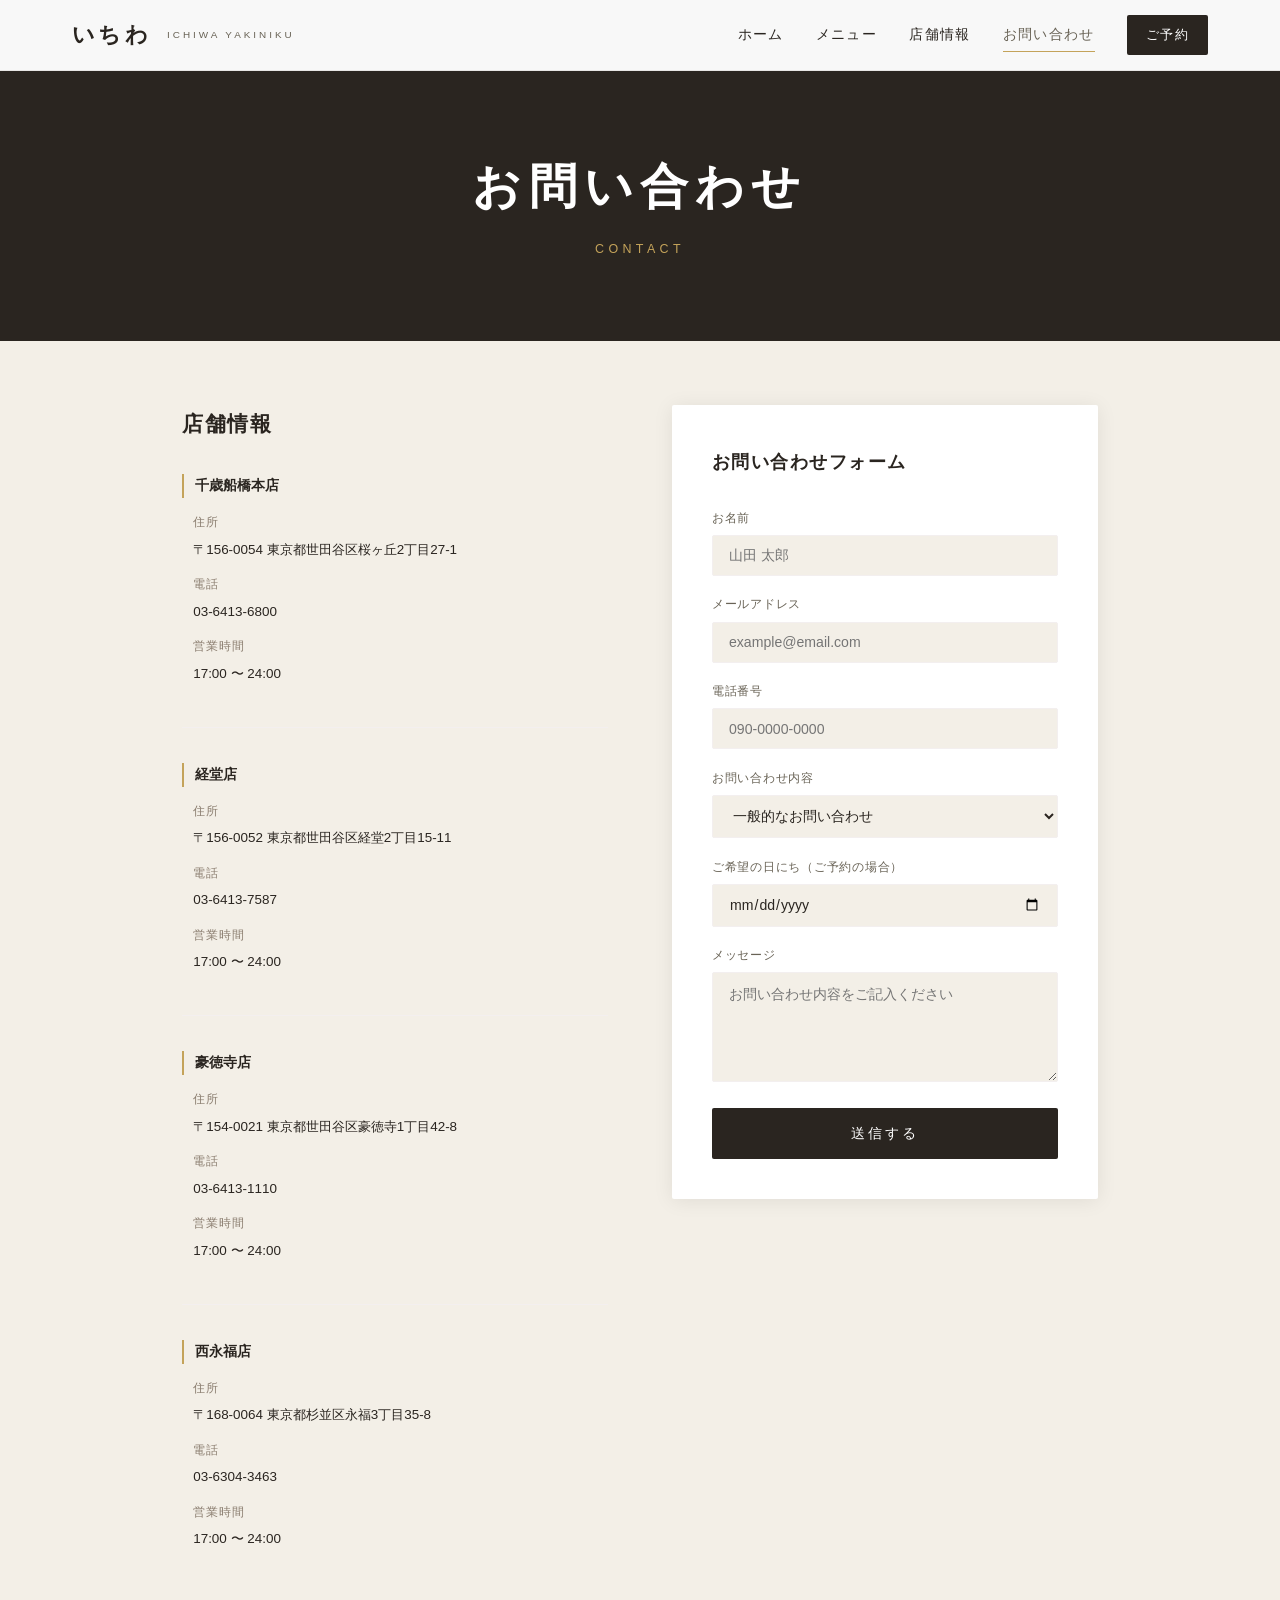
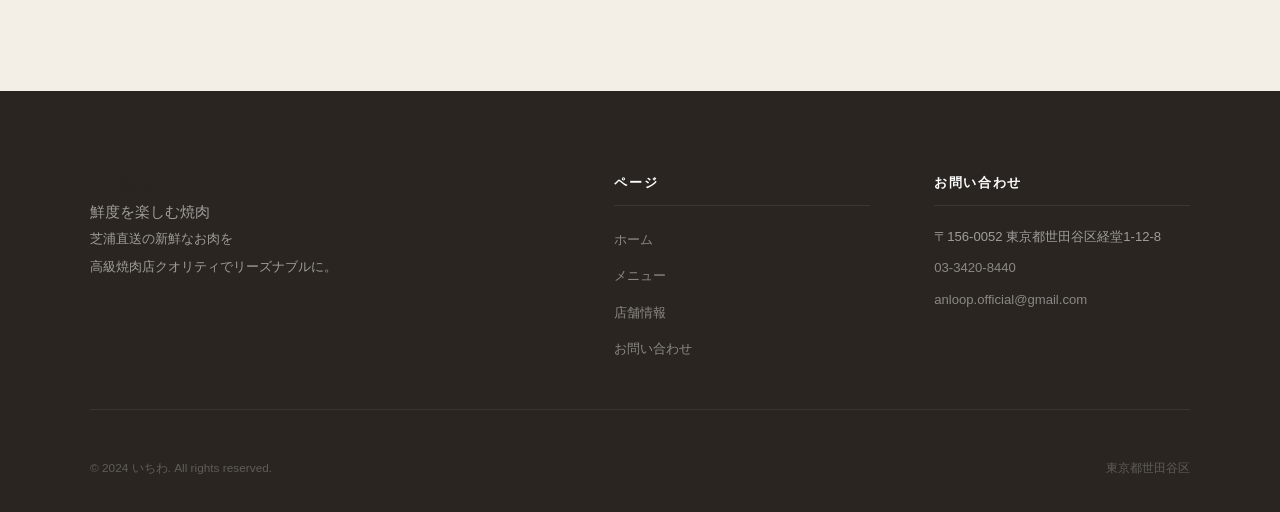
<file: contact.html>
<!DOCTYPE html>
<html lang="ja">
<head>
  <meta charset="UTF-8">
  <meta name="viewport" content="width=device-width, initial-scale=1.0">
  <title>お問い合わせ | いちわ 世田谷・東京の焼肉店</title>
  <meta name="description" content="いちわへのお問い合わせ。ご予約・貸し切り・採用などお気軽にどうぞ。東京都世田谷区の焼肉店いちわ。">
  <meta property="og:type" content="website">
  <meta property="og:title" content="お問い合わせ | いちわ 世田谷の焼肉店">
  <meta property="og:url" content="https://ichiwa29.net/contact.html">
  <link rel="canonical" href="https://ichiwa29.net/contact.html">
  <link rel="stylesheet" href="css/style.css">
</head>
<body>

  <!-- Header -->
  <header id="header">
    <div class="header-inner">
      <a href="index.html" class="logo">
        <span class="logo-ja">いちわ</span>
        <span class="logo-en">Ichiwa Yakiniku</span>
      </a>
      <nav>
        <a href="index.html">ホーム</a>
        <a href="menu.html">メニュー</a>
        <a href="stores.html">店舗情報</a>
        <a href="contact.html" class="active">お問い合わせ</a>
        <a href="stores.html#reserve" class="nav-reserve">ご予約</a>
      </nav>
      <button class="hamburger" id="hamburger" aria-label="メニュー">
        <span></span>
        <span></span>
        <span></span>
      </button>
    </div>
    <nav class="mobile-nav" id="mobile-nav">
      <a href="index.html">ホーム</a>
      <a href="menu.html">メニュー</a>
      <a href="stores.html">店舗情報</a>
      <a href="contact.html">お問い合わせ</a>
      <a href="stores.html#reserve">ご予約</a>
    </nav>
  </header>

  <!-- Page Header -->
  <div class="page-header">
    <h1>お問い合わせ</h1>
    <p>CONTACT</p>
  </div>

  <!-- Contact -->
  <div class="contact-page">
    <div class="contact-grid">

      <!-- Store Info -->
      <div class="contact-info">
        <h2>店舗情報</h2>

        <div class="store-detail">
          <h3>千歳船橋本店</h3>
          <dl class="store-detail-info">
            <dt>住所</dt>
            <dd>〒156-0054 東京都世田谷区桜ヶ丘2丁目27-1</dd>
            <dt>電話</dt>
            <dd><a href="tel:0364136800">03-6413-6800</a></dd>
            <dt>営業時間</dt>
            <dd>17:00 〜 24:00</dd>
          </dl>
        </div>

        <div class="store-detail">
          <h3>経堂店</h3>
          <dl class="store-detail-info">
            <dt>住所</dt>
            <dd>〒156-0052 東京都世田谷区経堂2丁目15-11</dd>
            <dt>電話</dt>
            <dd><a href="tel:0364137587">03-6413-7587</a></dd>
            <dt>営業時間</dt>
            <dd>17:00 〜 24:00</dd>
          </dl>
        </div>

        <div class="store-detail">
          <h3>豪徳寺店</h3>
          <dl class="store-detail-info">
            <dt>住所</dt>
            <dd>〒154-0021 東京都世田谷区豪徳寺1丁目42-8</dd>
            <dt>電話</dt>
            <dd><a href="tel:0364131110">03-6413-1110</a></dd>
            <dt>営業時間</dt>
            <dd>17:00 〜 24:00</dd>
          </dl>
        </div>

        <div class="store-detail">
          <h3>西永福店</h3>
          <dl class="store-detail-info">
            <dt>住所</dt>
            <dd>〒168-0064 東京都杉並区永福3丁目35-8</dd>
            <dt>電話</dt>
            <dd><a href="tel:0363043463">03-6304-3463</a></dd>
            <dt>営業時間</dt>
            <dd>17:00 〜 24:00</dd>
          </dl>
        </div>
      </div>

      <!-- Contact Form -->
      <div>
        <div class="contact-form-wrap">
          <h2>お問い合わせフォーム</h2>
          <form id="contact-form" action="https://api.web3forms.com/submit" method="POST">
            <input type="hidden" name="access_key" value="deb19a49-49ca-4fe7-b8d5-4f23b5d3f82b">
            <input type="hidden" name="subject" value="【いちわ】お問い合わせが届きました">
            <input type="hidden" name="from_name" value="いちわ お問い合わせフォーム">
            <input type="hidden" name="redirect" value="false">
            <div class="form-group">
              <label>お名前</label>
              <input type="text" name="name" placeholder="山田 太郎" required>
            </div>
            <div class="form-group">
              <label>メールアドレス</label>
              <input type="email" name="email" placeholder="example@email.com" required>
            </div>
            <div class="form-group">
              <label>電話番号</label>
              <input type="tel" name="phone" placeholder="090-0000-0000">
            </div>
            <div class="form-group">
              <label>お問い合わせ内容</label>
              <select name="type">
                <option value="general">一般的なお問い合わせ</option>
                <option value="reservation">ご予約について</option>
                <option value="private">貸し切り・イベントについて</option>
                <option value="recruit">採用について</option>
              </select>
            </div>
            <div class="form-group">
              <label>ご希望の日にち（ご予約の場合）</label>
              <input type="date" name="date">
            </div>
            <div class="form-group">
              <label>メッセージ</label>
              <textarea name="message" placeholder="お問い合わせ内容をご記入ください" required></textarea>
            </div>
            <button type="submit" class="btn-submit" id="submit-btn">送信する</button>
          </form>
          <div class="form-success" id="form-success">
            <div style="font-size:2rem;margin-bottom:0.8rem;">✓</div>
            ありがとうございました。<br>
            お問い合わせを受け付けました。<br>
            <small style="color:var(--color-brown-light);display:block;margin-top:0.8rem;">担当者より折り返しご連絡いたします。</small>
          </div>
          <div class="form-error" id="form-error" style="display:none;text-align:center;padding:1.5rem;color:#c0392b;font-size:0.88rem;">
            送信に失敗しました。お手数ですが、お電話にてお問い合わせください。
          </div>
        </div>
      </div>

    </div>
  </div>

  <!-- Footer -->
  <footer>
    <div class="footer-inner">
      <div class="footer-top">
        <div class="footer-brand">
          <div class="logo-ja">いちわ</div>
          <span class="logo-tagline">鮮度を楽しむ焼肉</span>
          <p>芝浦直送の新鮮なお肉を<br>高級焼肉店クオリティでリーズナブルに。</p>
        </div>
        <div class="footer-col">
          <h4>ページ</h4>
          <ul>
            <li><a href="index.html">ホーム</a></li>
            <li><a href="menu.html">メニュー</a></li>
            <li><a href="stores.html">店舗情報</a></li>
            <li><a href="contact.html">お問い合わせ</a></li>
          </ul>
        </div>
        <div class="footer-col">
          <h4>お問い合わせ</h4>
          <div class="footer-contact">
            <span>〒156-0052 東京都世田谷区経堂1-12-8</span>
            <a href="tel:0334208440">03-3420-8440</a>
            <a href="mailto:anloop.official@gmail.com">anloop.official@gmail.com</a>
          </div>
        </div>
      </div>
      <div class="footer-bottom">
        <span>© 2024 いちわ. All rights reserved.</span>
        <span>東京都世田谷区</span>
      </div>
    </div>
  </footer>

  <script>
    const header = document.getElementById('header');
    window.addEventListener('scroll', () => {
      header.classList.toggle('scrolled', window.scrollY > 50);
    });
    const hamburger = document.getElementById('hamburger');
    const mobileNav = document.getElementById('mobile-nav');
    hamburger.addEventListener('click', () => mobileNav.classList.toggle('open'));
    mobileNav.querySelectorAll('a').forEach(a => {
      a.addEventListener('click', () => mobileNav.classList.remove('open'));
    });

    document.getElementById('contact-form').addEventListener('submit', async function(e) {
      e.preventDefault();
      const btn = document.getElementById('submit-btn');
      btn.textContent = '送信中...';
      btn.disabled = true;
      try {
        const res = await fetch('https://api.web3forms.com/submit', {
          method: 'POST',
          body: new FormData(this)
        });
        const data = await res.json();
        if (data.success) {
          this.style.display = 'none';
          document.getElementById('form-success').style.display = 'block';
        } else {
          throw new Error(data.message);
        }
      } catch (err) {
        btn.textContent = '送信する';
        btn.disabled = false;
        document.getElementById('form-error').style.display = 'block';
      }
    });
  </script>
</body>
</html>
</file>
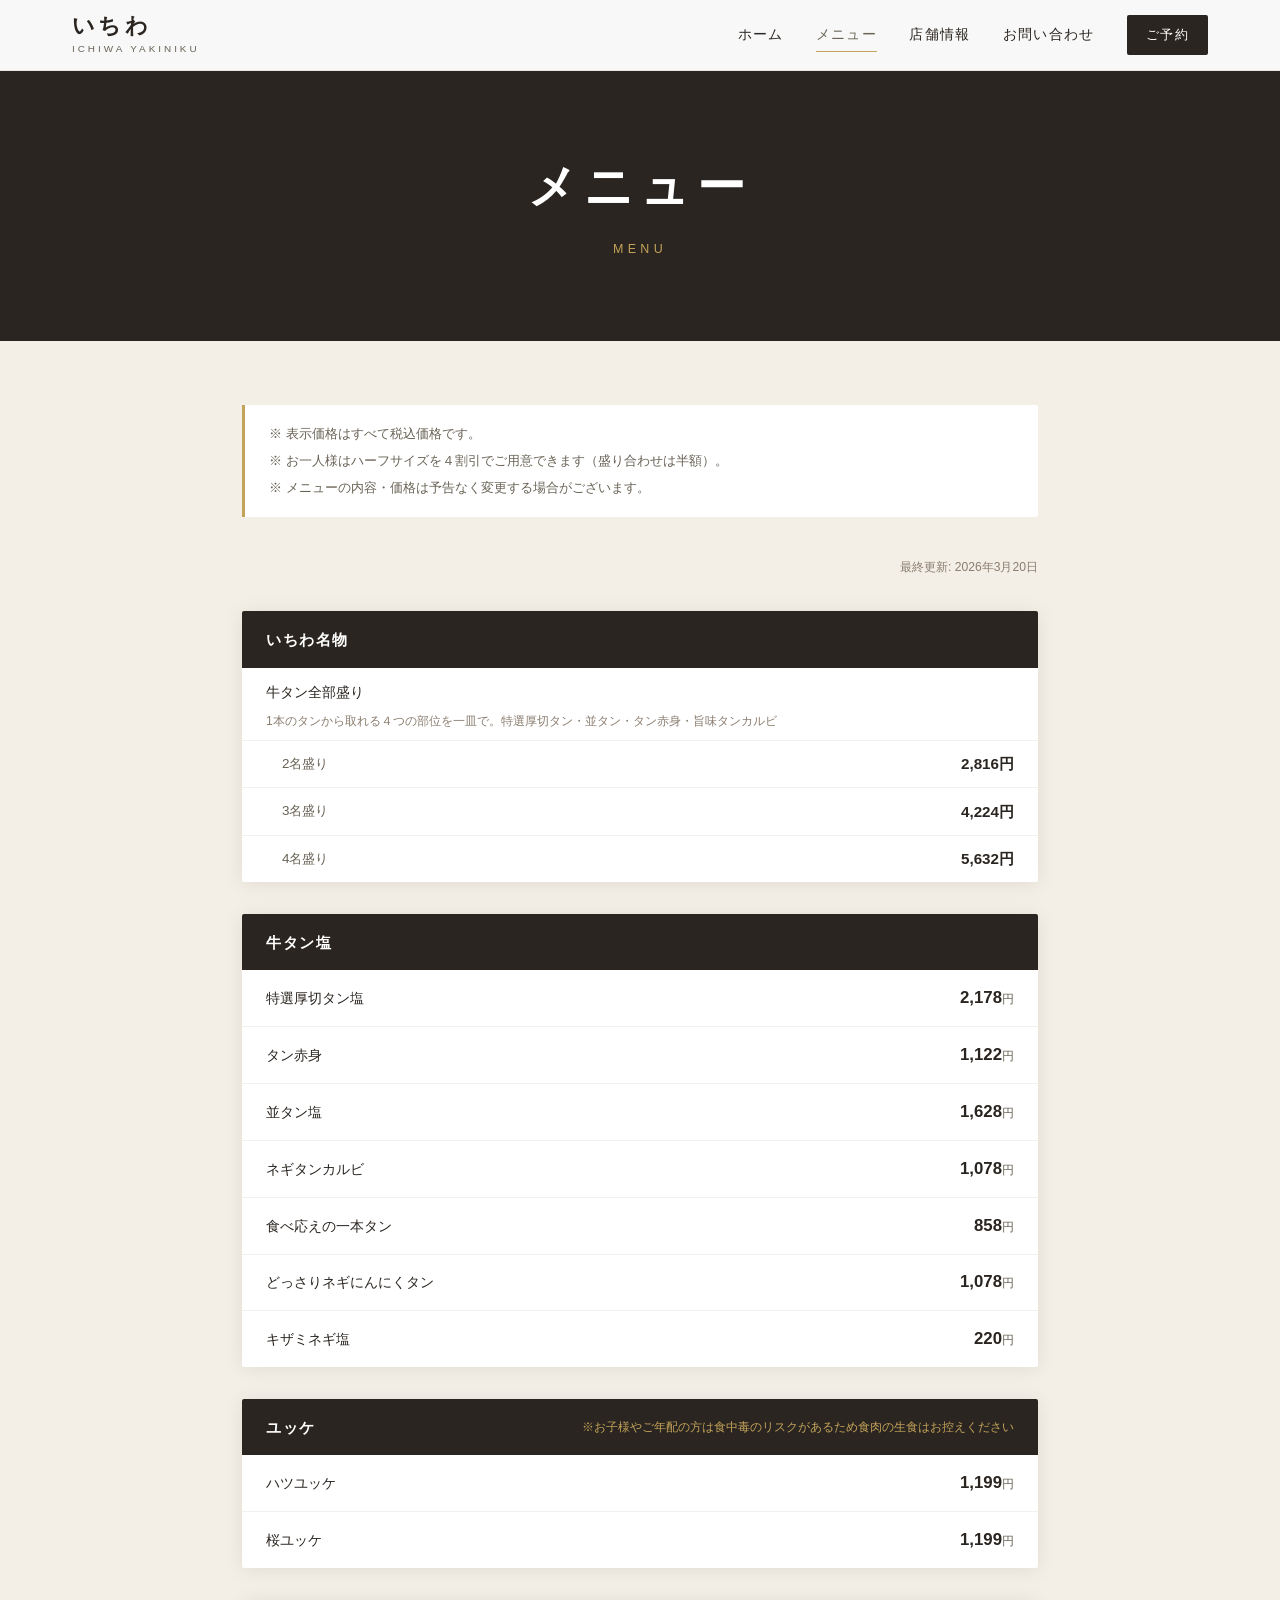
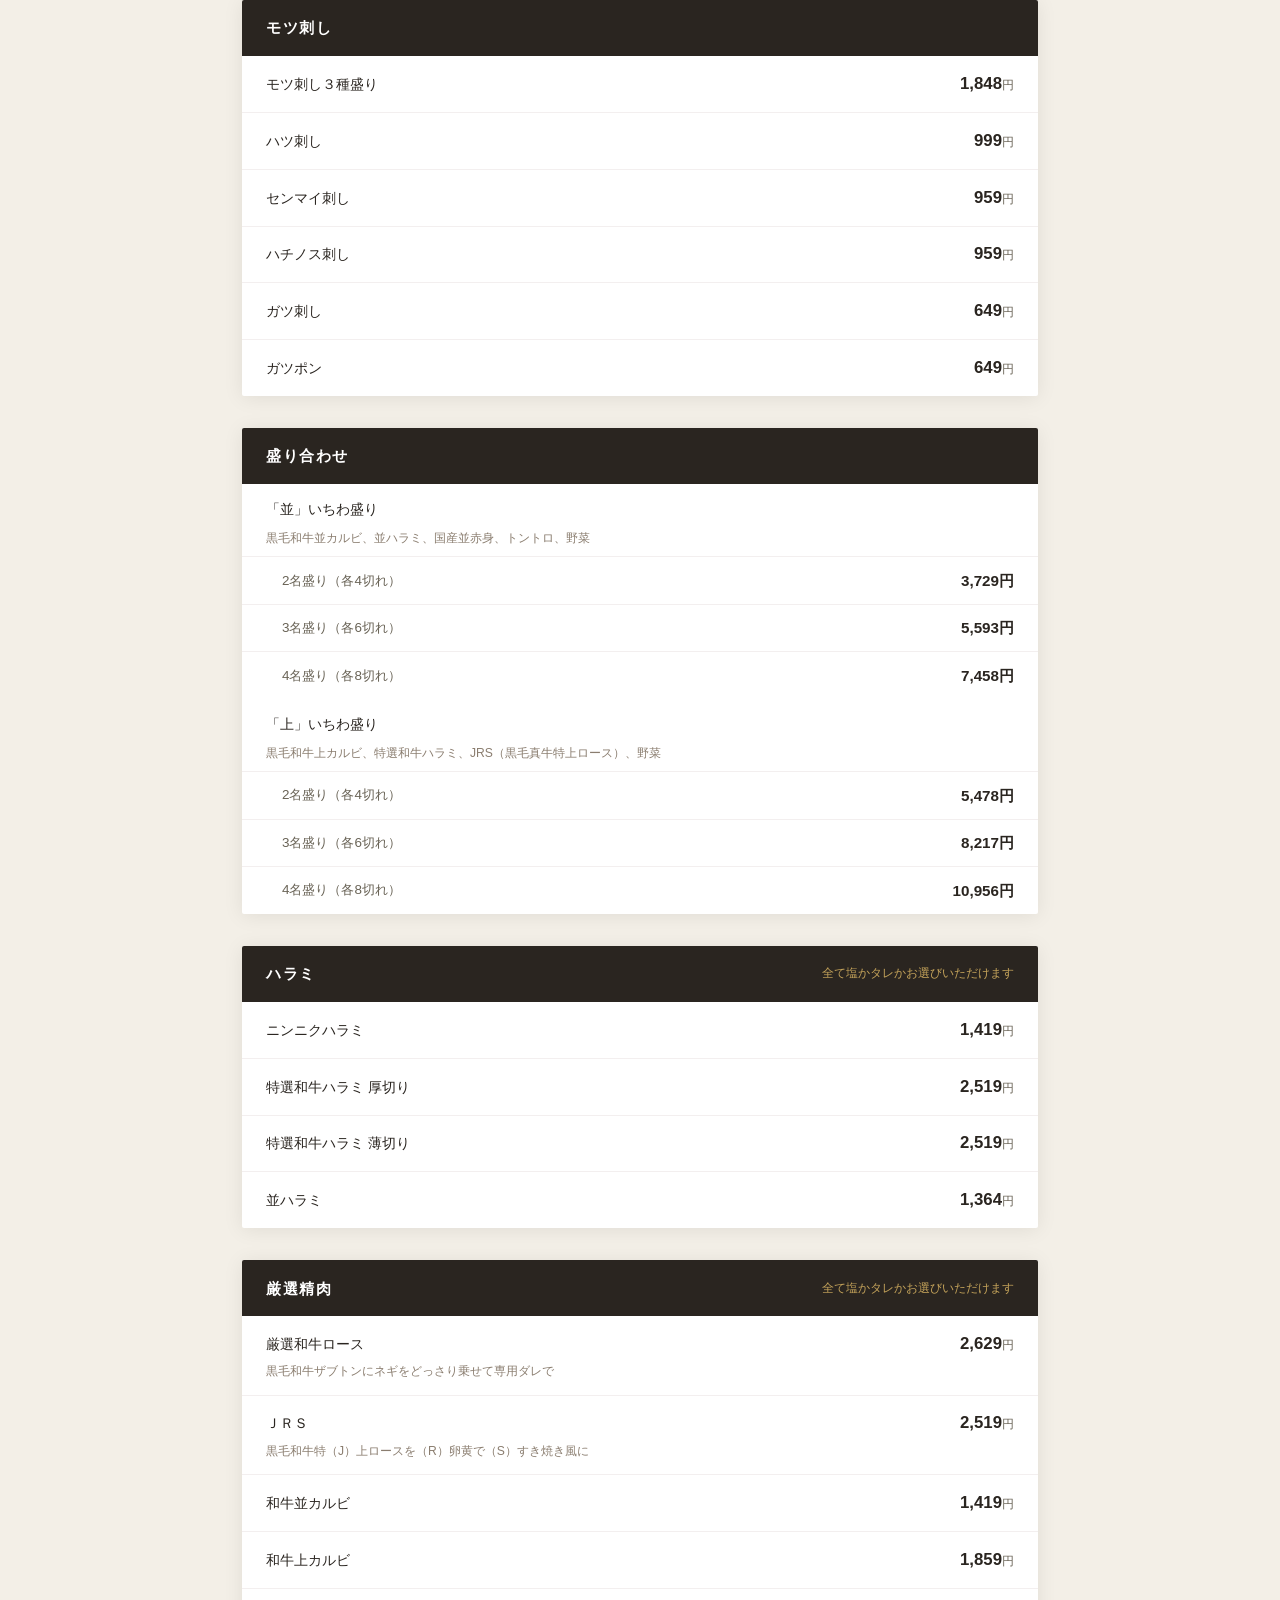
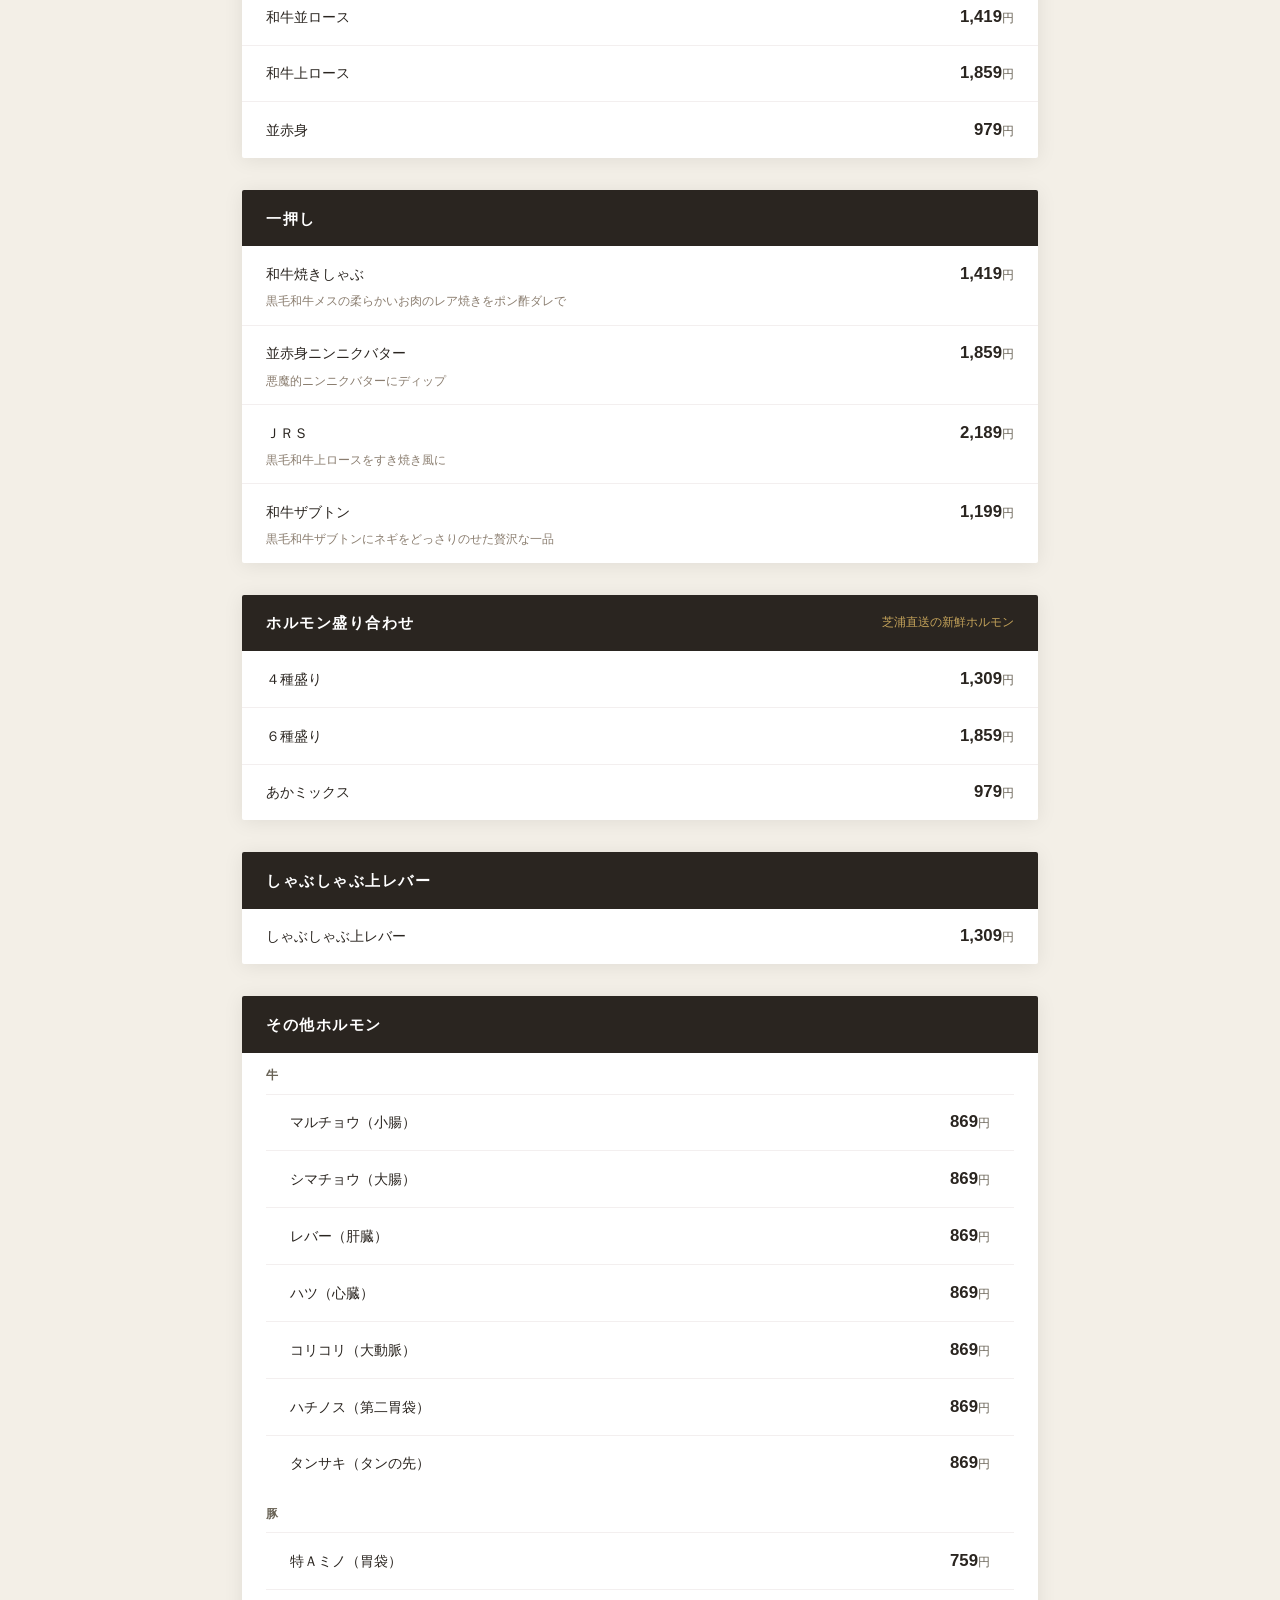
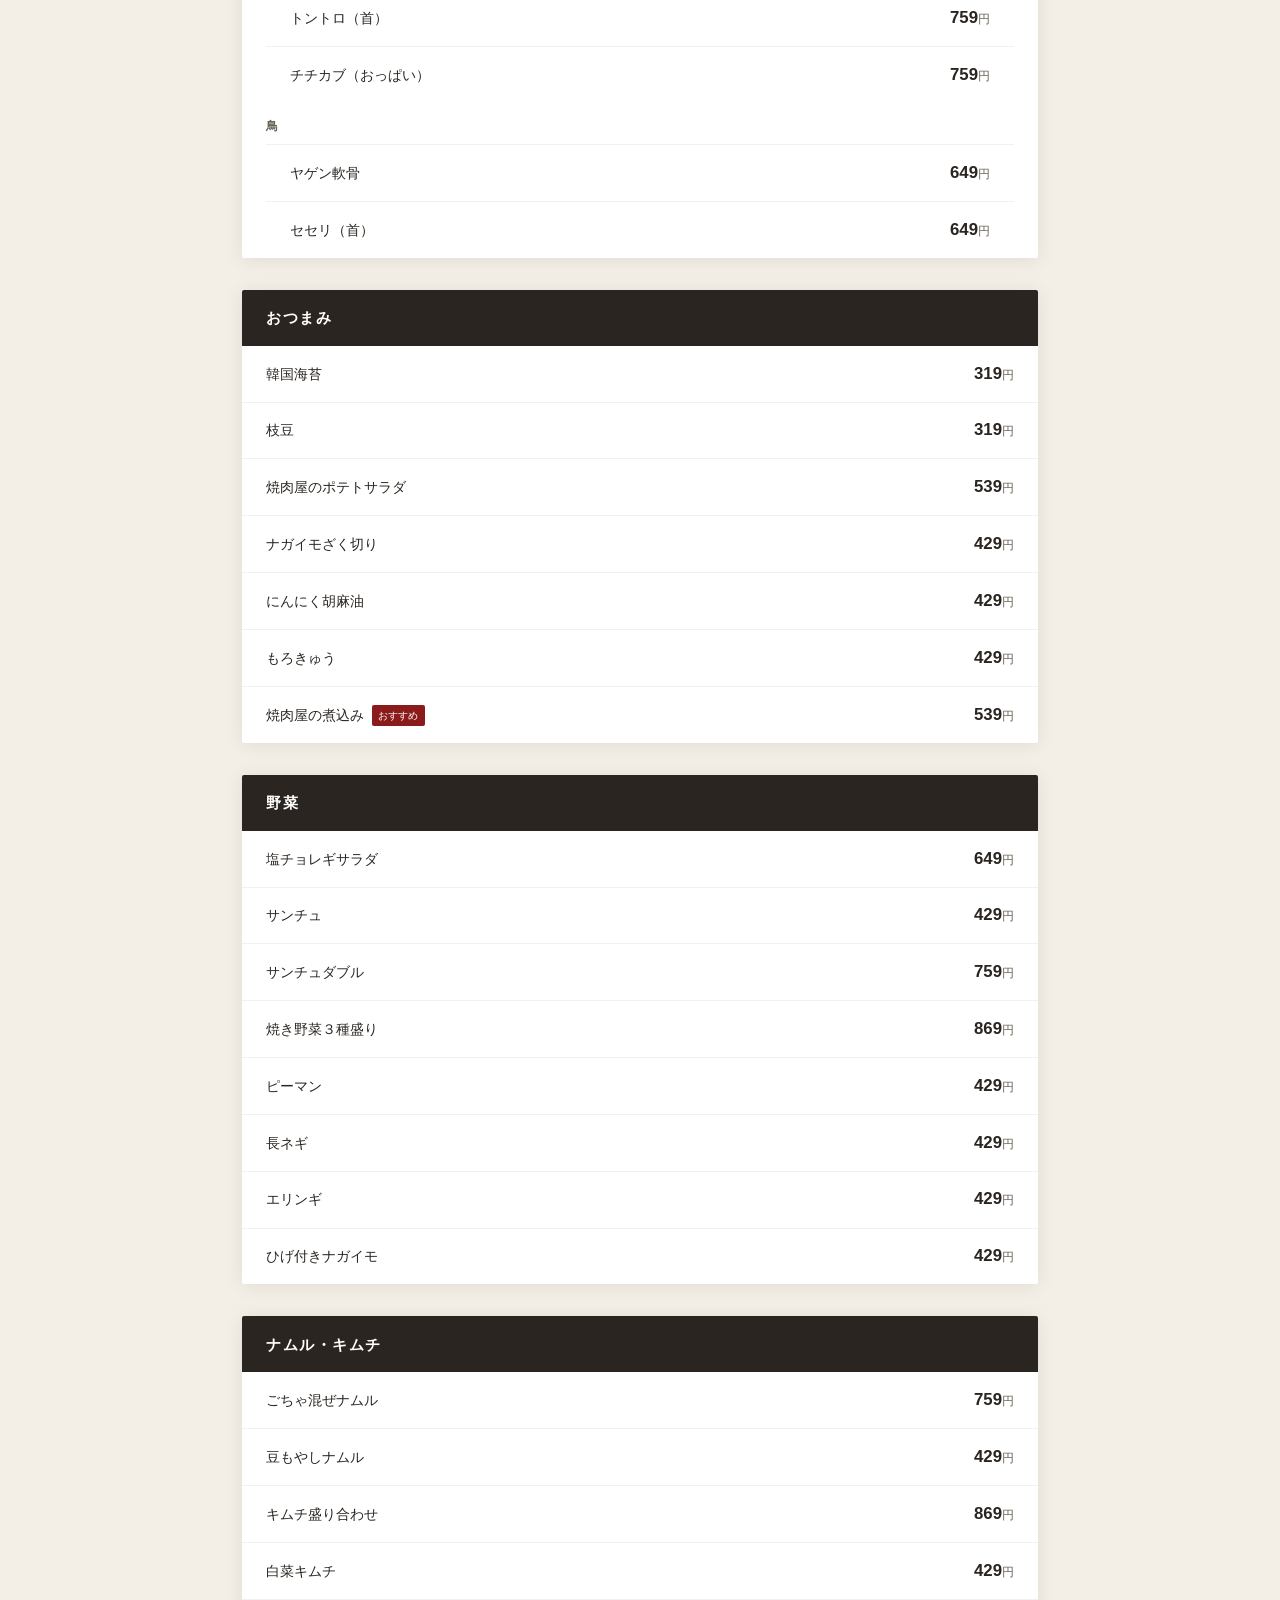
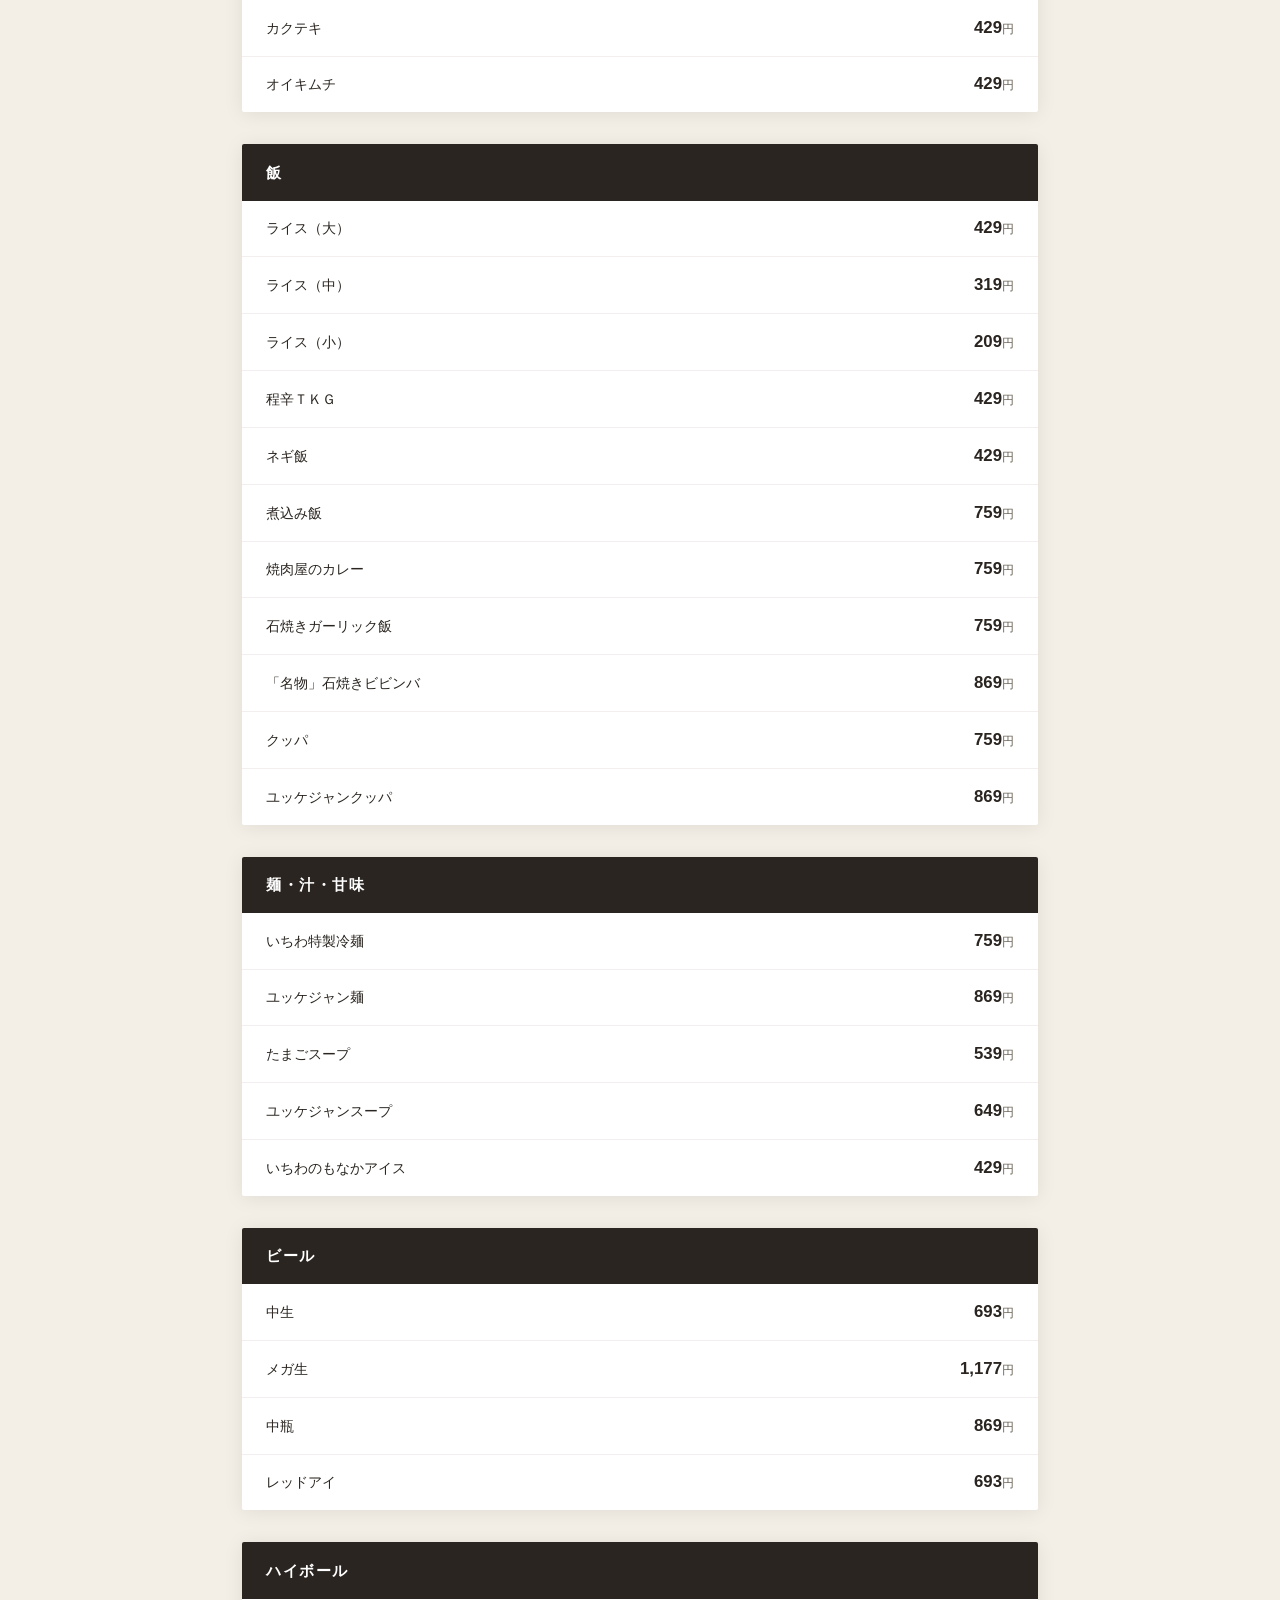
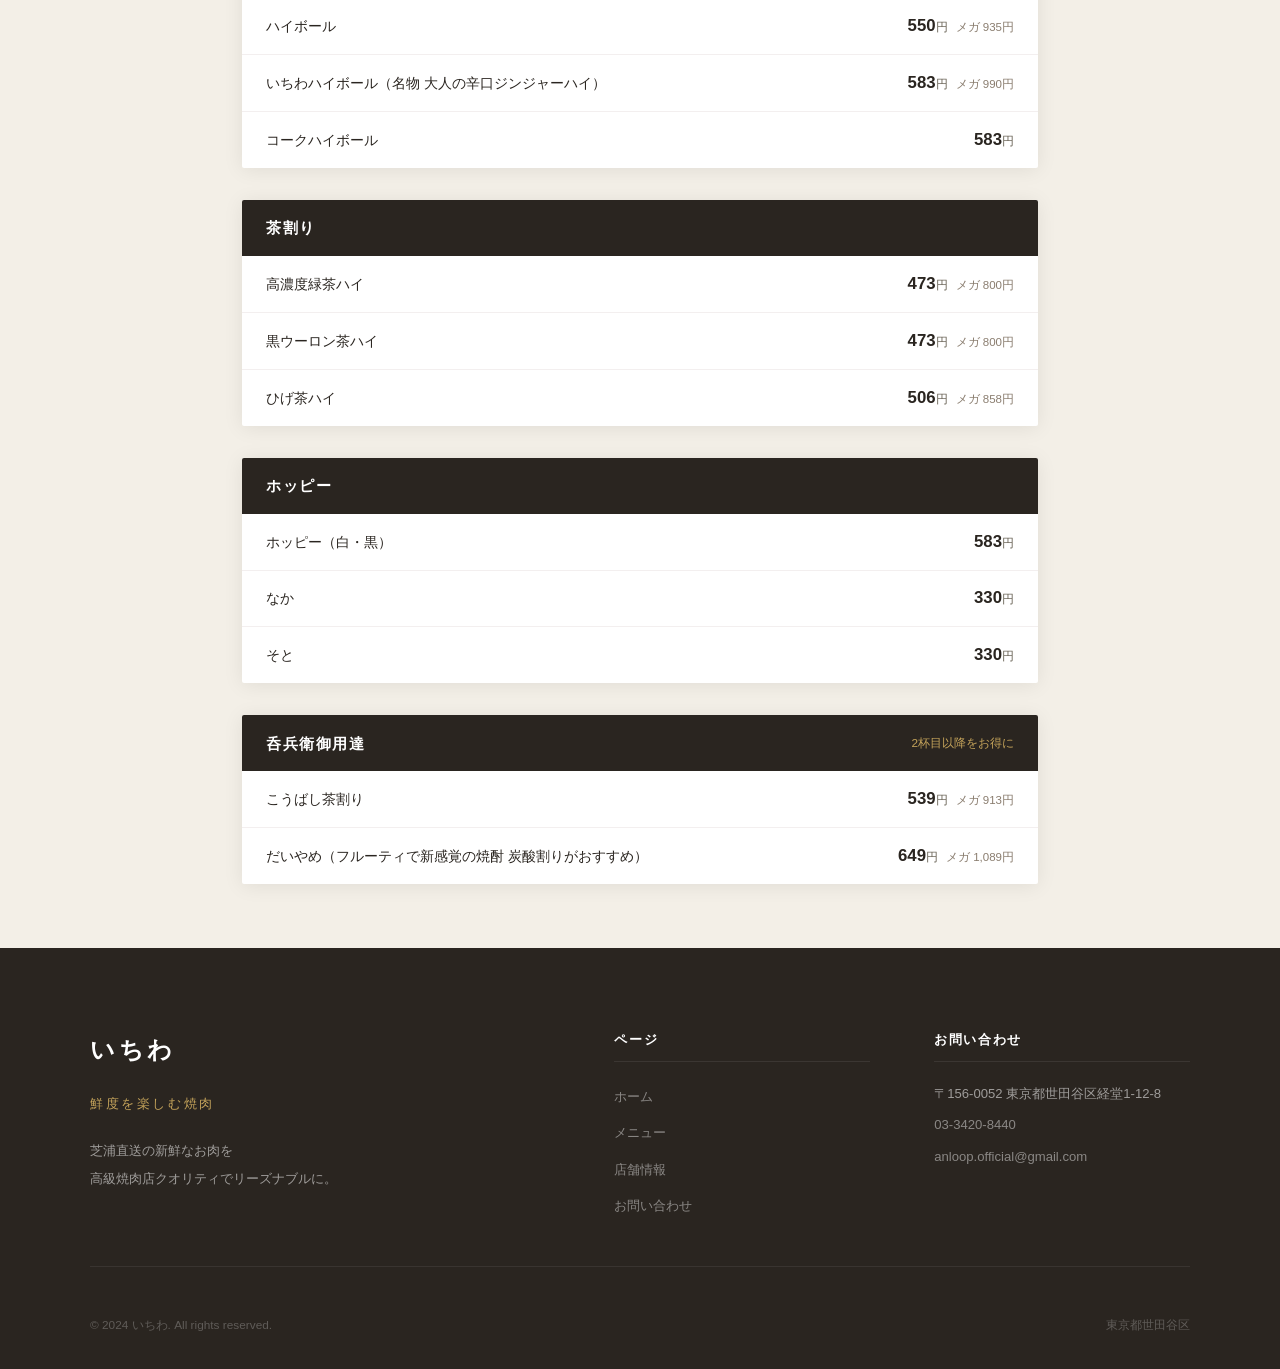
<file: menu.html>
<!DOCTYPE html>
<html lang="ja">
<head>
  <meta charset="UTF-8">
  <meta name="viewport" content="width=device-width, initial-scale=1.0">
  <title>メニュー | いちわ | 世田谷の焼肉・牛たん・ホルモン</title>
  <meta name="description" content="いちわのメニュー一覧。牛たん・ホルモン・精肉・ドリンクなど豊富なラインアップ。世田谷 焼肉ならいちわへ。東京都世田谷区に4店舗展開中。">
  <meta name="keywords" content="いちわ メニュー,世田谷 焼肉,牛たん,ホルモン,焼肉メニュー,いちわ焼肉">
  <meta property="og:type" content="website">
  <meta property="og:title" content="メニュー | いちわ 世田谷の焼肉店">
  <meta property="og:description" content="牛タン・ホルモン・精肉など豊富なメニュー。世田谷区の焼肉店いちわ。">
  <meta property="og:url" content="https://ichiwa29.net/menu.html">
  <link rel="canonical" href="https://ichiwa29.net/menu.html">
  <link rel="stylesheet" href="css/style.css">
</head>
<body>

<header id="header">
  <div class="header-inner">
    <a href="index.html" class="logo">
      <div class="logo-text">
        <span class="logo-ja">いちわ</span>
        <span class="logo-en">Ichiwa Yakiniku</span>
      </div>
    </a>
    <nav>
      <a href="index.html">ホーム</a>
      <a href="menu.html" class="active">メニュー</a>
      <a href="stores.html">店舗情報</a>
      <a href="contact.html">お問い合わせ</a>
      <a href="stores.html" class="nav-reserve">ご予約</a>
    </nav>
    <button class="hamburger" id="hamburger" aria-label="メニューを開く">
      <span></span><span></span><span></span>
    </button>
  </div>
  <nav class="mobile-nav" id="mobile-nav">
    <a href="index.html">ホーム</a>
    <a href="menu.html">メニュー</a>
    <a href="stores.html">店舗情報</a>
    <a href="contact.html">お問い合わせ</a>
    <a href="stores.html">ご予約</a>
  </nav>
</header>

<div class="page-header">
    <h1>メニュー</h1>
  <p>MENU</p>
</div>

<div class="menu-page">
  <div class="menu-page-inner">
    <div class="menu-note">
      ※ 表示価格はすべて税込価格です。<br>
      ※ お一人様はハーフサイズを４割引でご用意できます（盛り合わせは半額）。<br>
      ※ メニューの内容・価格は予告なく変更する場合がございます。
    </div>
    <div class="menu-last-updated" id="last-updated"></div>
    <div id="menu-container">
      <div class="loading">メニューを読み込み中...</div>
    </div>
  </div>
</div>

<footer>
  <div class="footer-inner">
    <div class="footer-top">
      <div class="footer-brand">
        <div class="footer-logo">
          <span class="footer-logo-ja">いちわ</span>
        </div>
        <p class="footer-tagline">鮮度を楽しむ焼肉</p>
        <p>芝浦直送の新鮮なお肉を<br>高級焼肉店クオリティでリーズナブルに。</p>
      </div>
      <div class="footer-col">
        <h4>ページ</h4>
        <ul>
          <li><a href="index.html">ホーム</a></li>
          <li><a href="menu.html">メニュー</a></li>
          <li><a href="stores.html">店舗情報</a></li>
          <li><a href="contact.html">お問い合わせ</a></li>
        </ul>
      </div>
      <div class="footer-col">
        <h4>お問い合わせ</h4>
        <div class="footer-contact">
          <span>〒156-0052 東京都世田谷区経堂1-12-8</span>
          <a href="tel:0334208440">03-3420-8440</a>
          <a href="mailto:anloop.official@gmail.com">anloop.official@gmail.com</a>
        </div>
      </div>
    </div>
    <div class="footer-bottom">
      <span>© 2024 いちわ. All rights reserved.</span>
      <span>東京都世田谷区</span>
    </div>
  </div>
</footer>

<script>
  const header = document.getElementById('header');
  window.addEventListener('scroll', () => header.classList.toggle('scrolled', window.scrollY > 50));
  const hamburger = document.getElementById('hamburger');
  const mobileNav = document.getElementById('mobile-nav');
  hamburger.addEventListener('click', () => mobileNav.classList.toggle('open'));
  mobileNav.querySelectorAll('a').forEach(a => a.addEventListener('click', () => mobileNav.classList.remove('open')));
</script>
<script src="js/menu.js"></script>
</body>
</html>
</file>
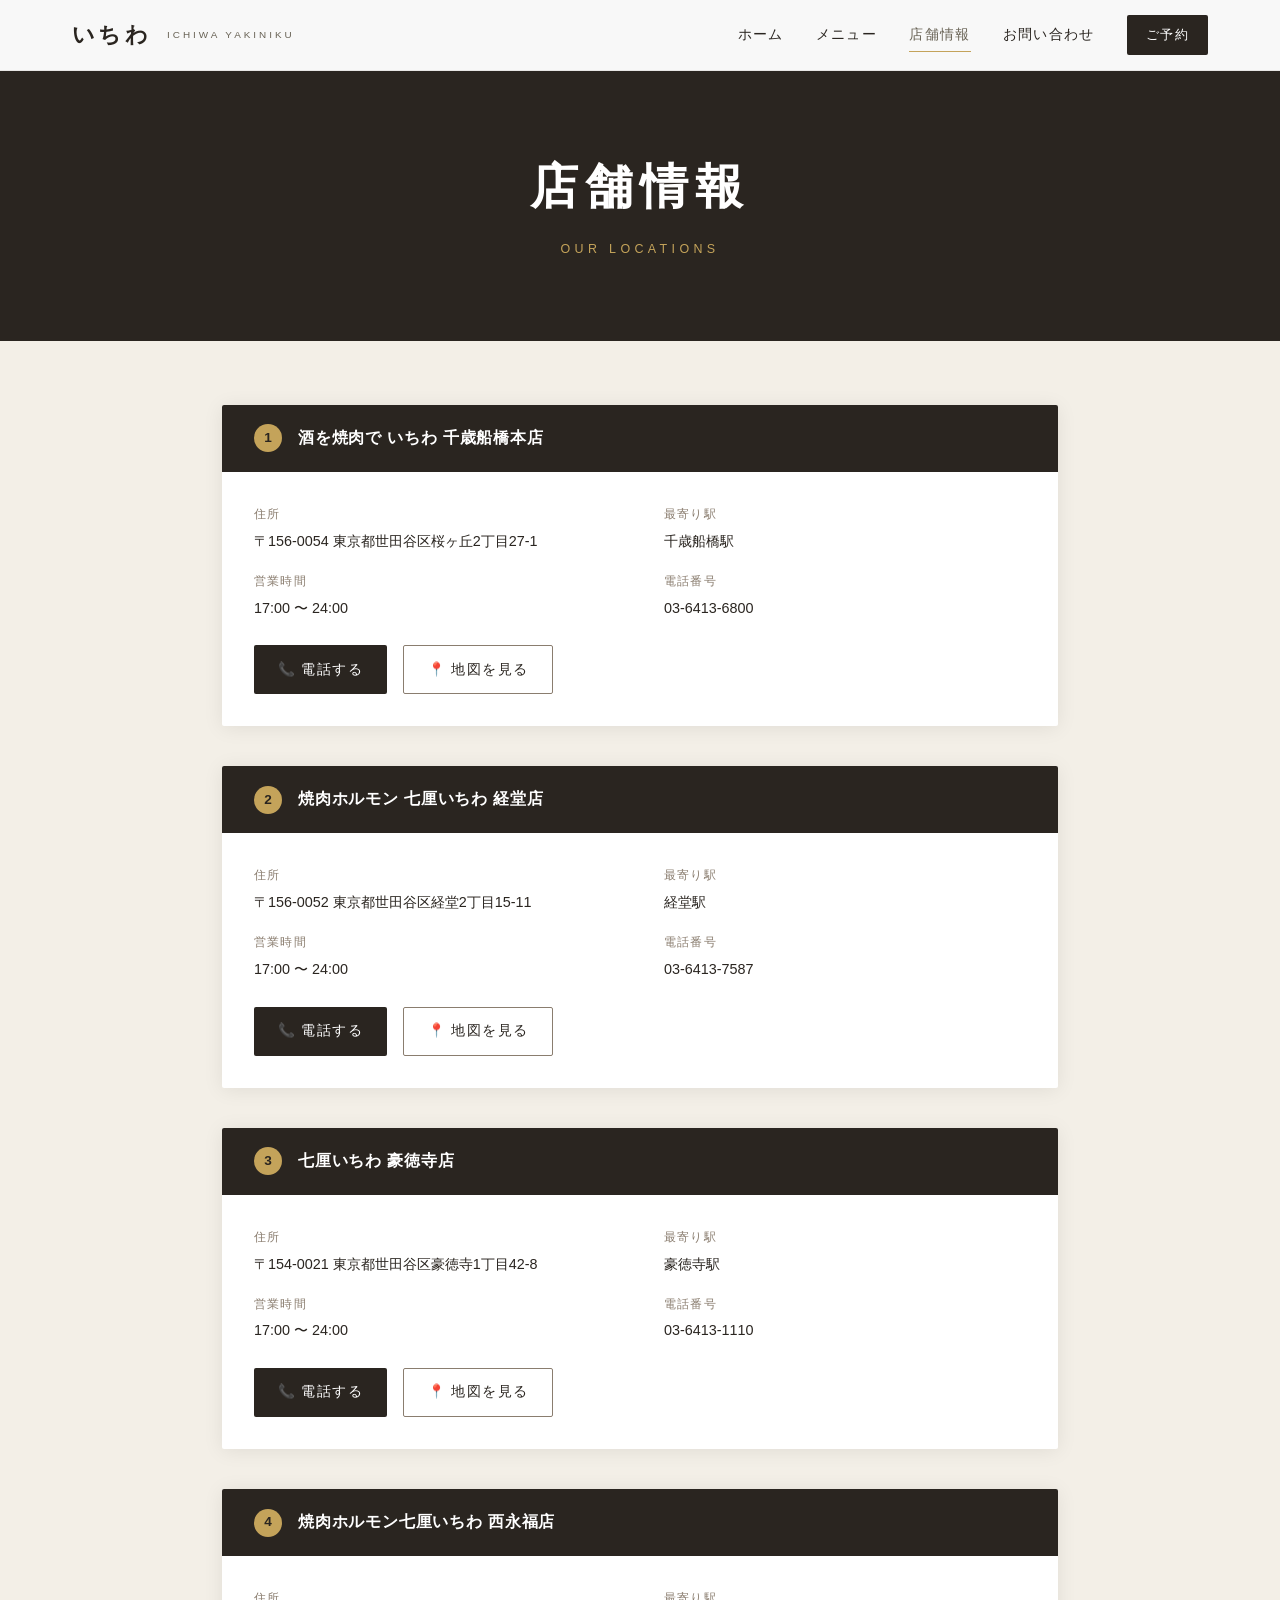
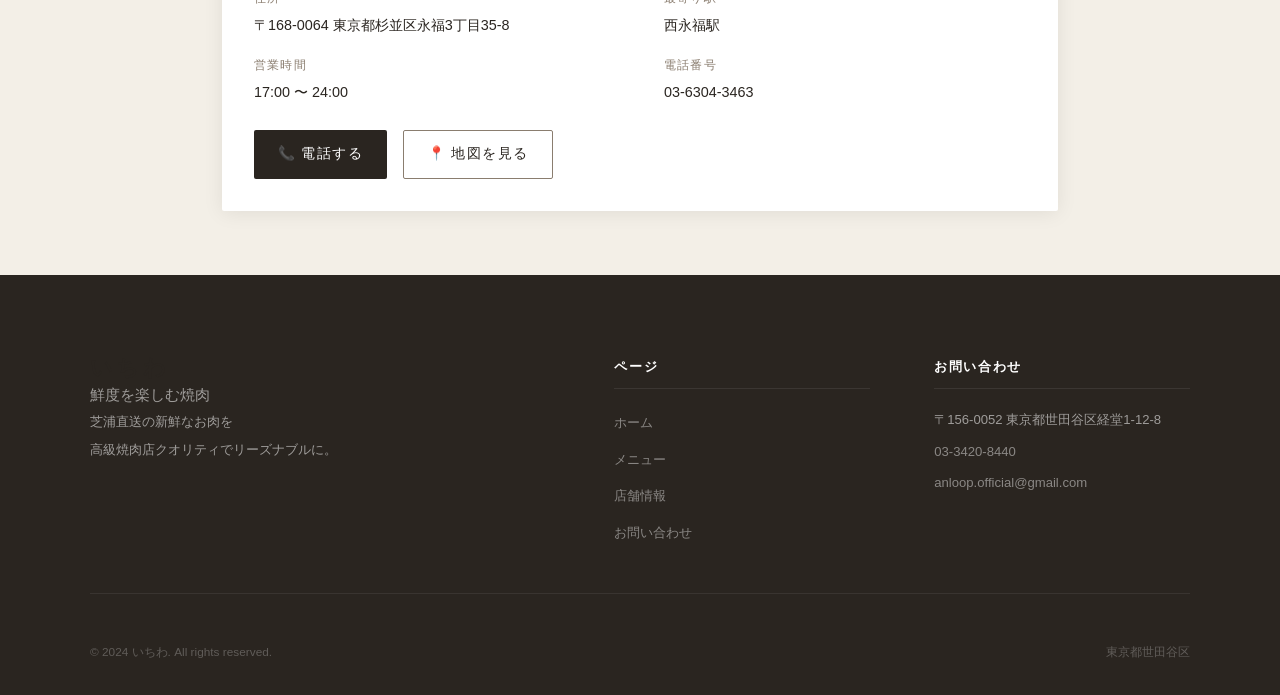
<file: stores.html>
<!DOCTYPE html>
<html lang="ja">
<head>
  <meta charset="UTF-8">
  <meta name="viewport" content="width=device-width, initial-scale=1.0">
  <title>店舗情報 | いちわ | 世田谷の焼肉・牛たん・ホルモン</title>
  <meta name="description" content="いちわの店舗情報。千歳船橋本店・経堂店・豪徳寺店・西永福店の4店舗。世田谷 焼肉・牛たん・ホルモンならいちわへ。東京都世田谷区。">
  <meta name="keywords" content="いちわ 店舗,世田谷 焼肉,牛たん,ホルモン,千歳船橋焼肉,経堂焼肉,豪徳寺焼肉,西永福焼肉,いちわ焼肉">
  <meta property="og:type" content="website">
  <meta property="og:title" content="店舗情報 | いちわ 世田谷の焼肉店">
  <meta property="og:description" content="世田谷区4店舗展開中。千歳船橋・経堂・豪徳寺・西永福。東京都世田谷区の焼肉店いちわ。">
  <meta property="og:url" content="https://ichiwa29.net/stores.html">
  <link rel="canonical" href="https://ichiwa29.net/stores.html">
  <link rel="stylesheet" href="css/style.css">
  <style>
    .stores-page { background: var(--color-cream-warm); }
    .stores-page-inner { max-width: 900px; margin: 0 auto; padding: 4rem 2rem; }
    .stores-list { display: flex; flex-direction: column; gap: 2.5rem; }
    .store-full-card {
      background: var(--color-white);
      border-radius: 2px;
      overflow: hidden;
      box-shadow: var(--shadow);
    }
    .store-full-card-header {
      background: var(--color-dark);
      padding: 1.2rem 2rem;
      display: flex;
      align-items: center;
      gap: 1rem;
    }
    .store-full-card-header h2 {
      color: var(--color-white);
      font-size: 1rem;
      letter-spacing: 0.05em;
    }
    .store-full-card-header .store-num {
      background: var(--color-gold);
      color: var(--color-dark);
      width: 28px;
      height: 28px;
      border-radius: 50%;
      display: flex;
      align-items: center;
      justify-content: center;
      font-size: 0.85rem;
      font-weight: 700;
      flex-shrink: 0;
    }
    .store-full-card-body { padding: 2rem; }
    .store-full-info {
      display: grid;
      grid-template-columns: 1fr 1fr;
      gap: 1rem 3rem;
      margin-bottom: 1.5rem;
    }
    .store-full-info-row { display: flex; flex-direction: column; gap: 0.2rem; }
    .store-full-info-row dt {
      font-size: 0.75rem;
      color: var(--color-brown-light);
      letter-spacing: 0.1em;
      text-transform: uppercase;
    }
    .store-full-info-row dd {
      font-size: 0.9rem;
      color: var(--color-dark);
    }
    .store-full-info-row dd a {
      color: var(--color-dark);
      text-decoration: none;
    }
    .store-full-info-row dd a:hover { color: var(--color-brown); }
    .store-map {
      width: 100%;
      height: 200px;
      background: var(--color-cream);
      border-radius: 2px;
      display: flex;
      align-items: center;
      justify-content: center;
      color: var(--color-brown);
      font-size: 0.85rem;
      letter-spacing: 0.1em;
      margin-top: 1rem;
      border: 1px solid var(--color-cream);
    }
    .store-actions { display: flex; gap: 1rem; margin-top: 1.5rem; flex-wrap: wrap; }
    .btn-call {
      display: inline-flex;
      align-items: center;
      gap: 0.5rem;
      padding: 0.7rem 1.5rem;
      background: var(--color-dark);
      color: var(--color-white);
      text-decoration: none;
      font-size: 0.85rem;
      letter-spacing: 0.1em;
      border-radius: 2px;
      transition: var(--transition);
    }
    .btn-call:hover { background: var(--color-brown); }
    .btn-map {
      display: inline-flex;
      align-items: center;
      gap: 0.5rem;
      padding: 0.7rem 1.5rem;
      border: 1px solid var(--color-brown-light);
      color: var(--color-dark);
      text-decoration: none;
      font-size: 0.85rem;
      letter-spacing: 0.1em;
      border-radius: 2px;
      transition: var(--transition);
    }
    .btn-map:hover { background: var(--color-cream); }
    @media (max-width: 600px) {
      .store-full-info { grid-template-columns: 1fr; }
    }
  </style>
</head>
<body>

  <!-- Header -->
  <header id="header">
    <div class="header-inner">
      <a href="index.html" class="logo">
        <span class="logo-ja">いちわ</span>
        <span class="logo-en">Ichiwa Yakiniku</span>
      </a>
      <nav>
        <a href="index.html">ホーム</a>
        <a href="menu.html">メニュー</a>
        <a href="stores.html" class="active">店舗情報</a>
        <a href="contact.html">お問い合わせ</a>
        <a href="#reserve" class="nav-reserve">ご予約</a>
      </nav>
      <button class="hamburger" id="hamburger" aria-label="メニュー">
        <span></span>
        <span></span>
        <span></span>
      </button>
    </div>
    <nav class="mobile-nav" id="mobile-nav">
      <a href="index.html">ホーム</a>
      <a href="menu.html">メニュー</a>
      <a href="stores.html">店舗情報</a>
      <a href="contact.html">お問い合わせ</a>
      <a href="#reserve">ご予約</a>
    </nav>
  </header>

  <!-- Page Header -->
  <div class="page-header">
    <h1>店舗情報</h1>
    <p>OUR LOCATIONS</p>
  </div>

  <!-- Stores -->
  <div class="stores-page">
    <div class="stores-page-inner">
      <div class="stores-list">

        <div class="store-full-card">
          <div class="store-full-card-header">
            <div class="store-num">1</div>
            <h2>酒を焼肉で いちわ 千歳船橋本店</h2>
          </div>
          <div class="store-full-card-body">
            <div class="store-full-info">
              <div class="store-full-info-row">
                <dt>住所</dt>
                <dd>〒156-0054 東京都世田谷区桜ヶ丘2丁目27-1</dd>
              </div>
              <div class="store-full-info-row">
                <dt>最寄り駅</dt>
                <dd>千歳船橋駅</dd>
              </div>
              <div class="store-full-info-row">
                <dt>営業時間</dt>
                <dd>17:00 〜 24:00</dd>
              </div>
              <div class="store-full-info-row">
                <dt>電話番号</dt>
                <dd><a href="tel:0364136800">03-6413-6800</a></dd>
              </div>
            </div>
            <div class="store-actions">
              <a href="tel:0364136800" class="btn-call">📞 電話する</a>
              <a href="https://maps.google.com/maps?q=東京都世田谷区桜ヶ丘2丁目27-1" target="_blank" class="btn-map">📍 地図を見る</a>
            </div>
          </div>
        </div>

        <div class="store-full-card">
          <div class="store-full-card-header">
            <div class="store-num">2</div>
            <h2>焼肉ホルモン 七厘いちわ 経堂店</h2>
          </div>
          <div class="store-full-card-body">
            <div class="store-full-info">
              <div class="store-full-info-row">
                <dt>住所</dt>
                <dd>〒156-0052 東京都世田谷区経堂2丁目15-11</dd>
              </div>
              <div class="store-full-info-row">
                <dt>最寄り駅</dt>
                <dd>経堂駅</dd>
              </div>
              <div class="store-full-info-row">
                <dt>営業時間</dt>
                <dd>17:00 〜 24:00</dd>
              </div>
              <div class="store-full-info-row">
                <dt>電話番号</dt>
                <dd><a href="tel:0364137587">03-6413-7587</a></dd>
              </div>
            </div>
            <div class="store-actions">
              <a href="tel:0364137587" class="btn-call">📞 電話する</a>
              <a href="https://maps.google.com/maps?q=東京都世田谷区経堂2丁目15-11" target="_blank" class="btn-map">📍 地図を見る</a>
            </div>
          </div>
        </div>

        <div class="store-full-card">
          <div class="store-full-card-header">
            <div class="store-num">3</div>
            <h2>七厘いちわ 豪徳寺店</h2>
          </div>
          <div class="store-full-card-body">
            <div class="store-full-info">
              <div class="store-full-info-row">
                <dt>住所</dt>
                <dd>〒154-0021 東京都世田谷区豪徳寺1丁目42-8</dd>
              </div>
              <div class="store-full-info-row">
                <dt>最寄り駅</dt>
                <dd>豪徳寺駅</dd>
              </div>
              <div class="store-full-info-row">
                <dt>営業時間</dt>
                <dd>17:00 〜 24:00</dd>
              </div>
              <div class="store-full-info-row">
                <dt>電話番号</dt>
                <dd><a href="tel:0364131110">03-6413-1110</a></dd>
              </div>
            </div>
            <div class="store-actions">
              <a href="tel:0364131110" class="btn-call">📞 電話する</a>
              <a href="https://maps.google.com/maps?q=東京都世田谷区豪徳寺1丁目42-8" target="_blank" class="btn-map">📍 地図を見る</a>
            </div>
          </div>
        </div>

        <div class="store-full-card">
          <div class="store-full-card-header">
            <div class="store-num">4</div>
            <h2>焼肉ホルモン七厘いちわ 西永福店</h2>
          </div>
          <div class="store-full-card-body">
            <div class="store-full-info">
              <div class="store-full-info-row">
                <dt>住所</dt>
                <dd>〒168-0064 東京都杉並区永福3丁目35-8</dd>
              </div>
              <div class="store-full-info-row">
                <dt>最寄り駅</dt>
                <dd>西永福駅</dd>
              </div>
              <div class="store-full-info-row">
                <dt>営業時間</dt>
                <dd>17:00 〜 24:00</dd>
              </div>
              <div class="store-full-info-row">
                <dt>電話番号</dt>
                <dd><a href="tel:0363043463">03-6304-3463</a></dd>
              </div>
            </div>
            <div class="store-actions">
              <a href="tel:0363043463" class="btn-call">📞 電話する</a>
              <a href="https://maps.google.com/maps?q=東京都杉並区永福3丁目35-8" target="_blank" class="btn-map">📍 地図を見る</a>
            </div>
          </div>
        </div>

      </div>
    </div>
  </div>

  <!-- Footer -->
  <footer>
    <div class="footer-inner">
      <div class="footer-top">
        <div class="footer-brand">
          <div class="logo-ja">いちわ</div>
          <span class="logo-tagline">鮮度を楽しむ焼肉</span>
          <p>芝浦直送の新鮮なお肉を<br>高級焼肉店クオリティでリーズナブルに。</p>
        </div>
        <div class="footer-col">
          <h4>ページ</h4>
          <ul>
            <li><a href="index.html">ホーム</a></li>
            <li><a href="menu.html">メニュー</a></li>
            <li><a href="stores.html">店舗情報</a></li>
            <li><a href="contact.html">お問い合わせ</a></li>
          </ul>
        </div>
        <div class="footer-col">
          <h4>お問い合わせ</h4>
          <div class="footer-contact">
            <span>〒156-0052 東京都世田谷区経堂1-12-8</span>
            <a href="tel:0334208440">03-3420-8440</a>
            <a href="mailto:anloop.official@gmail.com">anloop.official@gmail.com</a>
          </div>
        </div>
      </div>
      <div class="footer-bottom">
        <span>© 2024 いちわ. All rights reserved.</span>
        <span>東京都世田谷区</span>
      </div>
    </div>
  </footer>

  <script>
    const header = document.getElementById('header');
    window.addEventListener('scroll', () => {
      header.classList.toggle('scrolled', window.scrollY > 50);
    });
    const hamburger = document.getElementById('hamburger');
    const mobileNav = document.getElementById('mobile-nav');
    hamburger.addEventListener('click', () => mobileNav.classList.toggle('open'));
    mobileNav.querySelectorAll('a').forEach(a => {
      a.addEventListener('click', () => mobileNav.classList.remove('open'));
    });
  </script>
</body>
</html>
</file>
<file: css/style.css>
/* ==============================
   いちわ Website - Main Styles
   ============================== */

:root {
  --color-dark: #2a2520;
  --color-brown: #696356;
  --color-brown-light: #8a7d6f;
  --color-cream: #F3EFEF;
  --color-cream-warm: #F3EFE7;
  --color-white: #ffffff;
  --color-accent: #8b1a1a;
  --color-gold: #c4a35a;
  --font-ja: 'Hiragino Kaku Gothic Pro', 'ヒラギノ角ゴ Pro W3', Meiryo, 'メイリオ', sans-serif;
  --transition: 0.3s ease;
  --shadow: 0 2px 20px rgba(0,0,0,0.08);
  --shadow-hover: 0 8px 40px rgba(0,0,0,0.18);
}

* { margin: 0; padding: 0; box-sizing: border-box; }
html { scroll-behavior: smooth; }

body {
  font-family: var(--font-ja);
  background: var(--color-white);
  color: var(--color-dark);
  line-height: 1.8;
  font-size: 15px;
}

img { display: block; width: 100%; height: 100%; object-fit: cover; }

/* ==============================
   Header
   ============================== */
header {
  position: fixed;
  top: 0; left: 0; right: 0;
  z-index: 1000;
  background: rgba(255,255,255,0.97);
  backdrop-filter: blur(10px);
  border-bottom: 1px solid rgba(105,99,86,0.12);
  transition: var(--transition);
}
header.scrolled { box-shadow: var(--shadow); }

.header-inner {
  max-width: 1200px;
  margin: 0 auto;
  padding: 0 2rem;
  height: 70px;
  display: flex;
  align-items: center;
  justify-content: space-between;
}

.logo { text-decoration: none; display: flex; align-items: center; gap: 1rem; }
.logo-img { height: 44px; width: auto; object-fit: contain; }
.logo-text { display: flex; flex-direction: column; }
.logo-ja { font-size: 1.4rem; font-weight: 700; color: var(--color-dark); letter-spacing: 0.15em; line-height: 1.2; }
.logo-en { font-size: 0.62rem; color: var(--color-brown); letter-spacing: 0.3em; text-transform: uppercase; }

nav { display: flex; align-items: center; gap: 2rem; }
nav a {
  text-decoration: none;
  color: var(--color-dark);
  font-size: 0.85rem;
  letter-spacing: 0.1em;
  padding: 0.3rem 0;
  position: relative;
  transition: var(--transition);
}
nav a::after {
  content: '';
  position: absolute;
  bottom: 0; left: 0;
  width: 0; height: 1px;
  background: var(--color-gold);
  transition: var(--transition);
}
nav a:hover::after, nav a.active::after { width: 100%; }
nav a:hover, nav a.active { color: var(--color-brown); }

.nav-reserve {
  background: var(--color-dark) !important;
  color: var(--color-white) !important;
  padding: 0.5rem 1.2rem !important;
  border-radius: 2px;
  font-size: 0.8rem !important;
}
.nav-reserve::after { display: none !important; }
.nav-reserve:hover { background: var(--color-brown) !important; color: white !important; }

.hamburger {
  display: none;
  flex-direction: column;
  gap: 5px;
  cursor: pointer;
  padding: 5px;
  background: none;
  border: none;
}
.hamburger span { display: block; width: 24px; height: 1.5px; background: var(--color-dark); transition: var(--transition); }

.mobile-nav {
  display: none;
  position: fixed;
  top: 70px; left: 0; right: 0;
  background: var(--color-white);
  border-bottom: 1px solid var(--color-cream);
  padding: 1.5rem 2rem;
  flex-direction: column;
  gap: 1rem;
  z-index: 999;
  box-shadow: var(--shadow);
}
.mobile-nav.open { display: flex; }
.mobile-nav a {
  text-decoration: none;
  color: var(--color-dark);
  font-size: 1rem;
  letter-spacing: 0.1em;
  padding: 0.5rem 0;
  border-bottom: 1px solid var(--color-cream);
}

/* ==============================
   Hero
   ============================== */
.hero {
  min-height: 100vh;
  position: relative;
  display: flex;
  align-items: center;
  justify-content: center;
  overflow: hidden;
  padding-top: 70px;
}

.hero-bg-img {
  position: absolute;
  inset: 0;
  background-size: cover;
  background-position: center;
  background-repeat: no-repeat;
  transform: scale(1.05);
  transition: transform 8s ease;
}

.hero-bg-img::after {
  content: '';
  position: absolute;
  inset: 0;
  background: linear-gradient(
    to bottom,
    rgba(20,16,12,0.55) 0%,
    rgba(20,16,12,0.45) 50%,
    rgba(20,16,12,0.72) 100%
  );
}

.hero:hover .hero-bg-img { transform: scale(1.0); }

.hero-content {
  position: relative;
  z-index: 1;
  text-align: center;
  color: white;
  padding: 2rem;
  max-width: 780px;
}

.hero-label {
  display: inline-block;
  font-size: 0.72rem;
  letter-spacing: 0.45em;
  color: var(--color-gold);
  text-transform: uppercase;
  margin-bottom: 1.8rem;
  border: 1px solid rgba(196,163,90,0.4);
  padding: 0.4rem 1.2rem;
}

.hero-title {
  font-size: clamp(2.2rem, 6vw, 4.2rem);
  font-weight: 700;
  letter-spacing: 0.12em;
  line-height: 1.4;
  margin-bottom: 1.5rem;
  color: white;
  text-shadow: 0 2px 20px rgba(0,0,0,0.3);
}

.hero-title .gold { color: var(--color-gold); }

.hero-desc {
  font-size: 0.92rem;
  color: rgba(255,255,255,0.82);
  letter-spacing: 0.06em;
  line-height: 2.2;
  margin-bottom: 2.5rem;
}

.hero-cta { display: flex; gap: 1rem; justify-content: center; flex-wrap: wrap; }

.btn {
  display: inline-block;
  padding: 0.9rem 2.5rem;
  text-decoration: none;
  font-size: 0.85rem;
  letter-spacing: 0.15em;
  border-radius: 1px;
  transition: var(--transition);
  cursor: pointer;
  border: none;
  font-family: var(--font-ja);
}
.btn-gold { background: var(--color-gold); color: var(--color-dark); font-weight: 600; }
.btn-gold:hover { background: #d4b36a; transform: translateY(-2px); box-shadow: 0 6px 20px rgba(196,163,90,0.4); }
.btn-outline-white { border: 1px solid rgba(255,255,255,0.6); color: white; }
.btn-outline-white:hover { border-color: white; background: rgba(255,255,255,0.1); }
.btn-dark { background: var(--color-dark); color: white; }
.btn-dark:hover { background: var(--color-brown); }
.btn-white { background: white; color: var(--color-brown); font-weight: 600; }
.btn-white:hover { background: var(--color-cream-warm); }

.scroll-hint {
  position: absolute;
  bottom: 2rem; left: 50%;
  transform: translateX(-50%);
  color: rgba(255,255,255,0.45);
  font-size: 0.7rem;
  letter-spacing: 0.25em;
  display: flex;
  flex-direction: column;
  align-items: center;
  gap: 0.5rem;
  z-index: 1;
}
.scroll-hint::after {
  content: '';
  display: block;
  width: 1px; height: 40px;
  background: linear-gradient(to bottom, rgba(255,255,255,0.45), transparent);
  animation: scrollLine 2s ease infinite;
}
@keyframes scrollLine {
  0% { opacity:0; transform: scaleY(0); transform-origin: top; }
  50% { opacity:1; }
  100% { opacity:0; transform: scaleY(1); transform-origin: top; }
}

/* ==============================
   Section commons
   ============================== */
section { padding: 6rem 2rem; }
.container { max-width: 1100px; margin: 0 auto; }

.section-eyebrow {
  text-align: center;
  font-size: 0.72rem;
  letter-spacing: 0.4em;
  color: var(--color-gold);
  text-transform: uppercase;
  margin-bottom: 0.8rem;
}
.section-title {
  text-align: center;
  font-size: 1.8rem;
  color: var(--color-dark);
  letter-spacing: 0.1em;
  margin-bottom: 0.8rem;
}
.section-rule {
  width: 36px; height: 1px;
  background: var(--color-gold);
  margin: 0 auto 3.5rem;
}

/* ==============================
   Concept
   ============================== */
.concept { background: var(--color-cream-warm); padding: 0; }

.concept-inner {
  display: grid;
  grid-template-columns: 1fr 1fr;
  min-height: 540px;
}

.concept-img {
  position: relative;
  overflow: hidden;
  min-height: 400px;
}
.concept-img img { object-fit: cover; width: 100%; height: 100%; }

.concept-text-wrap {
  padding: 5rem 4rem;
  display: flex;
  flex-direction: column;
  justify-content: center;
  background: var(--color-cream-warm);
}

.concept-text-wrap .section-eyebrow { text-align: left; }
.concept-text-wrap .section-title { text-align: left; font-size: 1.6rem; margin-bottom: 1.5rem; line-height: 1.6; }
.concept-text-wrap .section-rule { margin: 0 0 2rem; }

.concept-body {
  color: var(--color-brown);
  font-size: 0.92rem;
  line-height: 2.4;
}

/* ==============================
   Featured
   ============================== */
.featured { background: var(--color-white); }

.featured-grid {
  display: grid;
  grid-template-columns: repeat(3, 1fr);
  gap: 1.5rem;
}

.featured-card {
  background: var(--color-white);
  border: 1px solid var(--color-cream);
  border-radius: 2px;
  overflow: hidden;
  transition: var(--transition);
}
.featured-card:hover {
  transform: translateY(-5px);
  box-shadow: var(--shadow-hover);
  border-color: transparent;
}

.featured-card-img {
  height: 200px;
  overflow: hidden;
  background: var(--color-dark);
  position: relative;
}
.featured-card-img img { transition: transform 0.5s ease; }
.featured-card:hover .featured-card-img img { transform: scale(1.07); }

.featured-card-body { padding: 1.4rem 1.5rem 1.6rem; }
.featured-card-body h3 {
  font-size: 0.98rem;
  margin-bottom: 0.5rem;
  color: var(--color-dark);
  letter-spacing: 0.03em;
}
.featured-card-body p {
  font-size: 0.8rem;
  color: var(--color-brown-light);
  line-height: 1.9;
  margin-bottom: 1rem;
}
.featured-card-price {
  font-size: 1.12rem;
  font-weight: 700;
  color: var(--color-dark);
}
.featured-card-price small {
  font-size: 0.75rem;
  font-weight: 400;
  color: var(--color-brown-light);
}

.featured-more { text-align: center; margin-top: 3rem; }

/* ==============================
   Stores
   ============================== */
.stores { background: var(--color-dark); }
.stores .section-eyebrow { color: var(--color-gold); }
.stores .section-title { color: white; }
.stores .section-rule { background: var(--color-gold); }

.stores-grid {
  display: grid;
  grid-template-columns: repeat(2, 1fr);
  gap: 1.5rem;
}

.store-card {
  border: 1px solid rgba(255,255,255,0.1);
  padding: 0 0 1.8rem;
  border-radius: 2px;
  transition: var(--transition);
  overflow: hidden;
}
.store-card-img {
  width: 100%;
  height: 200px;
  margin-bottom: 1.5rem;
}
.store-card-img img {
  width: 100%;
  height: 100%;
  object-fit: cover;
}
.store-card-num,
.store-card h3,
.store-row {
  padding-left: 1.5rem;
  padding-right: 1.5rem;
}
.store-card:hover {
  border-color: var(--color-gold);
  background: rgba(196,163,90,0.05);
}

.store-card-num {
  font-size: 0.7rem;
  color: var(--color-gold);
  letter-spacing: 0.3em;
  margin-bottom: 0.5rem;
}
.store-card h3 {
  font-size: 0.95rem;
  color: white;
  margin-bottom: 1.2rem;
  padding-bottom: 1rem;
  border-bottom: 1px solid rgba(255,255,255,0.08);
  letter-spacing: 0.04em;
  line-height: 1.6;
}
.store-card dl { display: flex; flex-direction: column; gap: 0.45rem; }
.store-card dt { display: none; }
.store-row { display: flex; gap: 0.7rem; align-items: baseline; }
.store-label {
  font-size: 0.72rem;
  color: rgba(255,255,255,0.35);
  letter-spacing: 0.08em;
  min-width: 3.5rem;
  flex-shrink: 0;
}
.store-val { font-size: 0.85rem; color: rgba(255,255,255,0.72); }
.store-val a { color: var(--color-gold); text-decoration: none; }
.store-val a:hover { text-decoration: underline; }

/* ==============================
   Parallax divider
   ============================== */
.parallax-divider {
  height: 380px;
  background-attachment: fixed;
  background-size: cover;
  background-position: center;
  position: relative;
  overflow: hidden;
}
.parallax-divider::after {
  content: '';
  position: absolute; inset: 0;
  background: rgba(20,16,12,0.6);
}
.parallax-caption {
  position: absolute;
  inset: 0;
  z-index: 1;
  display: flex;
  flex-direction: column;
  align-items: center;
  justify-content: center;
  color: white;
  text-align: center;
  gap: 0.8rem;
}
.parallax-caption .big { font-size: clamp(1.6rem, 4vw, 2.8rem); font-weight: 700; letter-spacing: 0.15em; }
.parallax-caption .small { font-size: 0.78rem; letter-spacing: 0.3em; color: var(--color-gold); text-transform: uppercase; }

/* ==============================
   Reviews
   ============================== */
.reviews { background: var(--color-cream); }
.reviews-grid { display: grid; grid-template-columns: repeat(3, 1fr); gap: 1.5rem; }
.review-card {
  background: white;
  padding: 2rem;
  border-radius: 2px;
  box-shadow: var(--shadow);
  position: relative;
}
.review-quote {
  font-size: 3rem;
  color: var(--color-cream-warm);
  line-height: 1;
  margin-bottom: 1rem;
  font-family: Georgia, serif;
}
.review-stars { color: var(--color-gold); font-size: 0.8rem; letter-spacing: 3px; margin-bottom: 1rem; }
.review-text { font-size: 0.85rem; color: var(--color-brown); line-height: 2; }

/* ==============================
   Gallery strip
   ============================== */
.gallery-strip {
  display: grid;
  grid-template-columns: repeat(4, 1fr);
  height: 260px;
}
.gallery-strip-item {
  overflow: hidden;
  position: relative;
  cursor: pointer;
}
.gallery-strip-item img {
  width: 100%; height: 100%;
  object-fit: cover;
  transition: transform 0.5s ease;
}
.gallery-strip-item:hover img { transform: scale(1.08); }
.gallery-strip-item::after {
  content: '';
  position: absolute; inset: 0;
  background: rgba(0,0,0,0);
  transition: var(--transition);
}
.gallery-strip-item:hover::after { background: rgba(0,0,0,0.15); }

/* ==============================
   Recruit
   ============================== */
.recruit { background: var(--color-brown); color: white; text-align: center; }
.recruit .section-eyebrow { color: rgba(255,255,255,0.6); }
.recruit .section-title { color: white; }
.recruit .section-rule { background: rgba(255,255,255,0.3); }
.recruit-body {
  max-width: 580px;
  margin: 0 auto 2.5rem;
  font-size: 0.92rem;
  line-height: 2.4;
  color: rgba(255,255,255,0.85);
}

/* ==============================
   Footer
   ============================== */
footer { background: var(--color-dark); color: rgba(255,255,255,0.55); padding: 5rem 2rem 2rem; }
.footer-inner { max-width: 1100px; margin: 0 auto; }
.footer-top {
  display: grid;
  grid-template-columns: 1.8fr 1fr 1fr;
  gap: 4rem;
  margin-bottom: 3rem;
  padding-bottom: 3rem;
  border-bottom: 1px solid rgba(255,255,255,0.07);
}
.footer-logo { display: flex; align-items: center; gap: 1rem; margin-bottom: 1.2rem; }
.footer-logo-img { height: 40px; width: auto; object-fit: contain; }
.footer-logo-ja { font-size: 1.5rem; font-weight: 700; color: white; letter-spacing: 0.15em; }
.footer-tagline { color: var(--color-gold); font-size: 0.78rem; letter-spacing: 0.2em; margin-bottom: 1.2rem; }
.footer-brand p { font-size: 0.82rem; line-height: 2.1; }

.footer-col h4 {
  color: white;
  font-size: 0.82rem;
  letter-spacing: 0.12em;
  margin-bottom: 1.2rem;
  padding-bottom: 0.6rem;
  border-bottom: 1px solid rgba(255,255,255,0.08);
}
.footer-col ul { list-style: none; display: flex; flex-direction: column; gap: 0.6rem; }
.footer-col ul li a {
  text-decoration: none;
  color: rgba(255,255,255,0.45);
  font-size: 0.82rem;
  transition: var(--transition);
}
.footer-col ul li a:hover { color: var(--color-gold); }
.footer-contact { display: flex; flex-direction: column; gap: 0.5rem; font-size: 0.82rem; }
.footer-contact a { color: rgba(255,255,255,0.45); text-decoration: none; transition: var(--transition); }
.footer-contact a:hover { color: var(--color-gold); }

.footer-bottom {
  display: flex;
  justify-content: space-between;
  align-items: center;
  font-size: 0.74rem;
  color: rgba(255,255,255,0.25);
  flex-wrap: wrap;
  gap: 1rem;
}

/* ==============================
   Menu Page
   ============================== */
.page-header {
  background: var(--color-dark);
  padding: 9rem 2rem 5rem;
  text-align: center;
  color: white;
  position: relative;
  overflow: hidden;
}
.page-header-bg {
  position: absolute;
  inset: 0;
  background-size: cover;
  background-position: center;
  opacity: 0.25;
}
.page-header h1 { position: relative; font-size: clamp(2rem, 5vw, 3rem); letter-spacing: 0.15em; color: white; }
.page-header p { position: relative; color: var(--color-gold); font-size: 0.78rem; letter-spacing: 0.35em; margin-top: 0.5rem; }

.menu-page { background: var(--color-cream-warm); }
.menu-page-inner { max-width: 860px; margin: 0 auto; padding: 4rem 2rem; }
.menu-note {
  background: white;
  border-left: 3px solid var(--color-gold);
  padding: 1rem 1.5rem;
  margin-bottom: 2.5rem;
  font-size: 0.84rem;
  color: var(--color-brown);
  border-radius: 0 2px 2px 0;
  line-height: 2;
}
.menu-last-updated { text-align: right; font-size: 0.76rem; color: var(--color-brown-light); margin-bottom: 2rem; }

#menu-container { display: flex; flex-direction: column; gap: 2rem; }
.menu-section { background: white; border-radius: 2px; overflow: hidden; box-shadow: var(--shadow); }
.menu-section-header {
  background: var(--color-dark);
  padding: 0.9rem 1.5rem;
  display: flex;
  align-items: center;
  justify-content: space-between;
  gap: 1rem;
}
.menu-section-header h2 { color: white; font-size: 0.95rem; letter-spacing: 0.1em; }
.menu-section-note { font-size: 0.74rem; color: var(--color-gold); }

.menu-subcategory { padding: 0.8rem 1.5rem 0; }
.menu-subcategory h3 {
  font-size: 0.76rem;
  color: var(--color-brown);
  letter-spacing: 0.2em;
  text-transform: uppercase;
  padding-bottom: 0.4rem;
  border-bottom: 1px solid var(--color-cream);
  margin-bottom: 0;
}

.menu-item {
  display: flex;
  align-items: baseline;
  justify-content: space-between;
  padding: 0.8rem 1.5rem;
  border-bottom: 1px solid var(--color-cream);
  gap: 1rem;
  transition: background var(--transition);
}
.menu-item:last-child { border-bottom: none; }
.menu-item:hover { background: rgba(243,239,231,0.5); }
.menu-item-left { flex: 1; }
.menu-item-name {
  font-size: 0.9rem;
  color: var(--color-dark);
  font-weight: 500;
  display: flex;
  align-items: center;
  gap: 0.5rem;
}
.badge-recommended {
  background: var(--color-accent);
  color: white;
  font-size: 0.62rem;
  padding: 0.1rem 0.4rem;
  border-radius: 2px;
  font-weight: 400;
}
.menu-item-desc { font-size: 0.76rem; color: var(--color-brown-light); margin-top: 0.2rem; line-height: 1.7; }
.menu-item-price { font-size: 1.05rem; font-weight: 700; color: var(--color-dark); white-space: nowrap; }
.menu-item-price .yen { font-size: 0.72rem; font-weight: 400; color: var(--color-brown); }
.menu-item-price .mega-price { font-size: 0.72rem; font-weight: 400; color: var(--color-brown-light); margin-left: 0.5rem; }

.menu-item-header {
  padding: 0.8rem 1.5rem 0.4rem;
  border-bottom: 1px solid var(--color-cream);
}
.menu-variants {}
.menu-variant-row {
  display: flex;
  align-items: center;
  justify-content: space-between;
  padding: 0.6rem 1.5rem;
  border-bottom: 1px solid var(--color-cream);
  gap: 1rem;
}
.menu-variant-row:last-child { border-bottom: none; }
.menu-variant-row:hover { background: rgba(243,239,231,0.5); }
.menu-variant-label { font-size: 0.84rem; color: var(--color-brown); padding-left: 1rem; }
.menu-variant-price { font-size: 0.95rem; font-weight: 600; color: var(--color-dark); }

.loading { text-align: center; padding: 4rem; color: var(--color-brown); font-size: 0.9rem; letter-spacing: 0.1em; }
.error { text-align: center; padding: 4rem; color: var(--color-accent); }

/* ==============================
   Stores page
   ============================== */
.stores-page { background: var(--color-cream-warm); }
.stores-page-inner { max-width: 880px; margin: 0 auto; padding: 4rem 2rem; }
.stores-list { display: flex; flex-direction: column; gap: 2rem; }
.store-full-card { background: white; border-radius: 2px; overflow: hidden; box-shadow: var(--shadow); }
.store-full-header {
  background: var(--color-dark);
  padding: 1.1rem 2rem;
  display: flex;
  align-items: center;
  gap: 0.9rem;
}
.store-num {
  background: var(--color-gold);
  color: var(--color-dark);
  width: 26px; height: 26px;
  border-radius: 50%;
  display: flex;
  align-items: center;
  justify-content: center;
  font-size: 0.82rem;
  font-weight: 700;
  flex-shrink: 0;
}
.store-full-header h2 { color: white; font-size: 0.95rem; letter-spacing: 0.05em; }
.store-full-body { padding: 1.8rem 2rem; }
.store-full-info { display: grid; grid-template-columns: 1fr 1fr; gap: 0.8rem 3rem; margin-bottom: 1.5rem; }
.sfi-row { display: flex; flex-direction: column; gap: 0.2rem; }
.sfi-row dt { font-size: 0.72rem; color: var(--color-brown-light); letter-spacing: 0.1em; }
.sfi-row dd { font-size: 0.88rem; color: var(--color-dark); }
.sfi-row dd a { color: var(--color-dark); text-decoration: none; }
.sfi-row dd a:hover { color: var(--color-brown); }
.store-actions { display: flex; gap: 1rem; flex-wrap: wrap; }
.btn-call {
  display: inline-flex;
  align-items: center;
  gap: 0.5rem;
  padding: 0.65rem 1.4rem;
  background: var(--color-dark);
  color: white;
  text-decoration: none;
  font-size: 0.83rem;
  letter-spacing: 0.08em;
  border-radius: 2px;
  transition: var(--transition);
}
.btn-call:hover { background: var(--color-brown); }
.btn-map {
  display: inline-flex;
  align-items: center;
  gap: 0.5rem;
  padding: 0.65rem 1.4rem;
  border: 1px solid rgba(105,99,86,0.4);
  color: var(--color-dark);
  text-decoration: none;
  font-size: 0.83rem;
  letter-spacing: 0.08em;
  border-radius: 2px;
  transition: var(--transition);
}
.btn-map:hover { background: var(--color-cream); }

/* ==============================
   Contact Page
   ============================== */
.contact-page { background: var(--color-cream-warm); }
.contact-grid { display: grid; grid-template-columns: 1fr 1fr; gap: 4rem; max-width: 980px; margin: 0 auto; padding: 4rem 2rem; }
.contact-info h2 { font-size: 1.3rem; margin-bottom: 2rem; letter-spacing: 0.08em; color: var(--color-dark); }
.store-detail { margin-bottom: 2.2rem; padding-bottom: 2.2rem; border-bottom: 1px solid var(--color-cream); }
.store-detail:last-child { border-bottom: none; }
.store-detail h3 { font-size: 0.88rem; color: var(--color-dark); margin-bottom: 0.8rem; padding-left: 0.7rem; border-left: 2px solid var(--color-gold); line-height: 1.7; }
.store-detail-info { display: flex; flex-direction: column; gap: 0.35rem; font-size: 0.84rem; padding-left: 0.7rem; }
.store-detail-info dt { color: var(--color-brown-light); font-size: 0.73rem; letter-spacing: 0.08em; }
.store-detail-info dd { color: var(--color-dark); margin-bottom: 0.35rem; }
.store-detail-info a { color: var(--color-dark); text-decoration: none; }

.contact-form-wrap { background: white; padding: 2.5rem; border-radius: 2px; box-shadow: var(--shadow); }
.contact-form-wrap h2 { font-size: 1.15rem; color: var(--color-dark); margin-bottom: 1.8rem; letter-spacing: 0.08em; }
.form-group { margin-bottom: 1.1rem; }
.form-group label { display: block; font-size: 0.78rem; color: var(--color-brown); letter-spacing: 0.06em; margin-bottom: 0.35rem; }
.form-group input,
.form-group select,
.form-group textarea {
  width: 100%;
  padding: 0.72rem 1rem;
  border: 1px solid var(--color-cream);
  border-radius: 2px;
  font-family: var(--font-ja);
  font-size: 0.88rem;
  color: var(--color-dark);
  background: var(--color-cream-warm);
  transition: var(--transition);
  outline: none;
}
.form-group input:focus,
.form-group select:focus,
.form-group textarea:focus { border-color: var(--color-brown); background: white; }
.form-group textarea { height: 110px; resize: vertical; }
.btn-submit {
  width: 100%;
  padding: 1rem;
  background: var(--color-dark);
  color: white;
  border: none;
  font-family: var(--font-ja);
  font-size: 0.88rem;
  letter-spacing: 0.2em;
  cursor: pointer;
  border-radius: 2px;
  transition: var(--transition);
}
.btn-submit:hover { background: var(--color-brown); }
.form-success { text-align: center; padding: 2rem; color: var(--color-brown); font-size: 0.9rem; letter-spacing: 0.1em; display: none; }

/* ==============================
   Responsive
   ============================== */
@media (max-width: 960px) {
  nav { display: none; }
  .hamburger { display: flex; }
  .concept-inner { grid-template-columns: 1fr; }
  .concept-img { min-height: 300px; }
  .concept-text-wrap { padding: 3.5rem 2.5rem; }
  .featured-grid { grid-template-columns: repeat(2, 1fr); }
  .stores-grid { grid-template-columns: 1fr; }
  .reviews-grid { grid-template-columns: 1fr; }
  .footer-top { grid-template-columns: 1fr; gap: 2rem; }
  .gallery-strip { grid-template-columns: repeat(2, 1fr); height: 360px; }
  .contact-grid { grid-template-columns: 1fr; }
  .store-full-info { grid-template-columns: 1fr; }
}

@media (max-width: 600px) {
  section { padding: 4rem 1.5rem; }
  .featured-grid { grid-template-columns: 1fr; }
  .gallery-strip { height: 500px; }
  .parallax-divider { background-attachment: scroll; }
}
</file>
